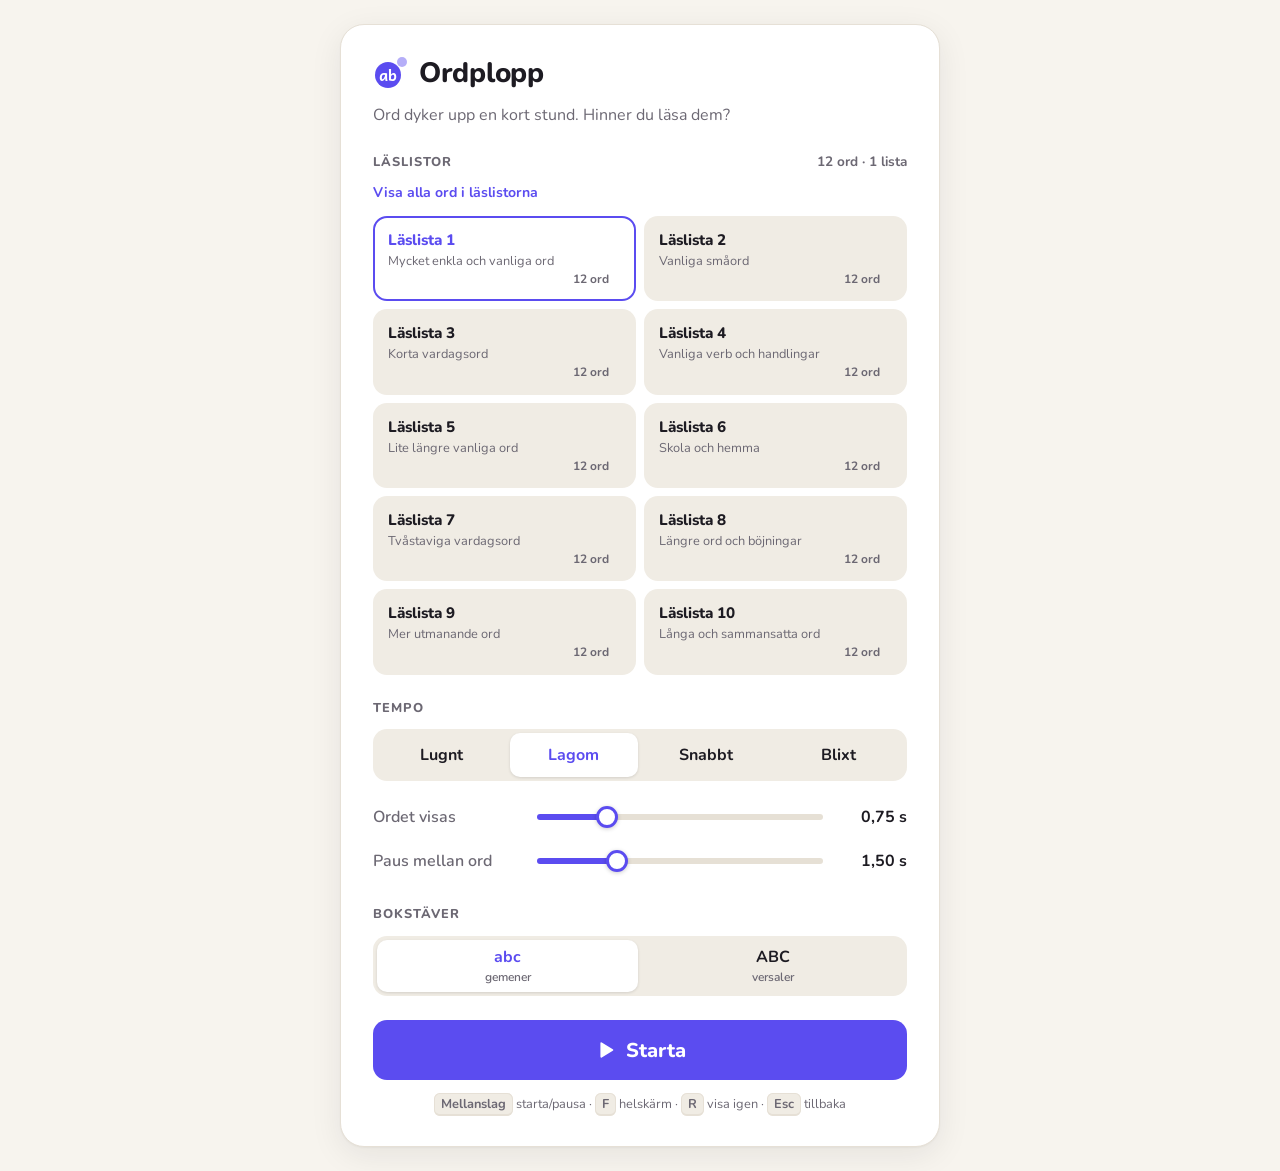
<file: index.html>
<!doctype html>
<html lang="sv">
<head>
  <meta charset="utf-8">
  <meta name="viewport" content="width=device-width, initial-scale=1">
  <title>Ordplopp</title>
  <link rel="preconnect" href="https://fonts.googleapis.com">
  <link rel="preconnect" href="https://fonts.gstatic.com" crossorigin>
  <link href="https://fonts.googleapis.com/css2?family=Andika:wght@400;700&family=Nunito:wght@400;600;700;800&display=swap" rel="stylesheet">
  <link rel="stylesheet" href="shared/theme.css">
  <link rel="stylesheet" href="style.css">
</head>
<body data-view="setup">

  <!-- Setup -->
  <main class="setup">
    <section class="card" aria-labelledby="title">
      <header class="card-header">
        <a class="logo" href="./" id="title">
          <svg width="36" height="36" viewBox="0 0 36 36" aria-hidden="true">
            <circle cx="15" cy="20" r="13" fill="var(--accent)"/>
            <circle cx="29" cy="7" r="5" fill="var(--accent)" opacity="0.45"/>
            <text x="15" y="25.5" text-anchor="middle" font-family="Andika, sans-serif" font-weight="700" font-size="15" fill="var(--accent-text)">ab</text>
          </svg>
          <span>Ordplopp</span>
        </a>
        <p class="tagline">Ord dyker upp en kort stund. Hinner du läsa dem?</p>
      </header>

      <div class="field">
        <div class="field-head">
          <h2>Läslistor</h2>
          <span id="wordCount" class="badge"></span>
        </div>
        <a class="list-overview-link" href="listor.html">Visa alla ord i läslistorna</a>
        <div id="readingLists" class="reading-list-grid" role="group" aria-label="Välj en eller flera läslistor"></div>
      </div>

      <div class="field">
        <div class="field-head">
          <h2>Tempo</h2>
        </div>
        <div id="presets" class="segmented" role="group" aria-label="Tempo"></div>
        <div class="sliders">
          <label class="slider">
            <span>Ordet visas</span>
            <input id="visibleSlider" type="range" min="0.1" max="3" step="0.05">
            <output id="visibleValue" for="visibleSlider"></output>
          </label>
          <label class="slider">
            <span>Paus mellan ord</span>
            <input id="betweenSlider" type="range" min="0.25" max="5" step="0.25">
            <output id="betweenValue" for="betweenSlider"></output>
          </label>
        </div>
      </div>

      <div class="field">
        <div class="field-head">
          <h2>Bokstäver</h2>
        </div>
        <div class="segmented" role="group" aria-label="Bokstäver">
          <button type="button" class="segment case" data-uppercase="false">abc <small>gemener</small></button>
          <button type="button" class="segment case" data-uppercase="true">ABC <small>versaler</small></button>
        </div>
      </div>

      <button id="startButton" type="button" class="start">
        <svg viewBox="0 0 24 24" width="22" height="22" aria-hidden="true"><path d="M7 4.8v14.4a1 1 0 0 0 1.5.86l12-7.2a1 1 0 0 0 0-1.72l-12-7.2A1 1 0 0 0 7 4.8z" fill="currentColor"/></svg>
        Starta
      </button>

      <p class="shortcuts">
        <kbd>Mellanslag</kbd> starta/pausa · <kbd>F</kbd> helskärm · <kbd>R</kbd> visa igen · <kbd>Esc</kbd> tillbaka
      </p>
    </section>
  </main>

  <!-- Stage -->
  <main class="stage" id="stage">
    <div id="word" class="word"></div>
    <div id="status" class="status"></div>

    <div id="toast" class="toast" role="status" aria-live="polite"></div>

    <nav class="dock" id="dock" aria-label="Kontroller">
      <button id="settingsButton" type="button" class="dock-button" aria-label="Till startsidan" title="Till startsidan (Esc)">
        <svg viewBox="0 0 24 24" width="22" height="22" aria-hidden="true" fill="none" stroke="currentColor" stroke-width="2" stroke-linecap="round" stroke-linejoin="round"><path d="M3 11.5 12 4l9 7.5"/><path d="M5.5 10v10h13V10"/><path d="M9.5 20v-6h5v6"/></svg>
      </button>

      <button id="repeatButton" type="button" class="dock-button" aria-label="Visa senaste ordet igen" title="Visa igen (R)">
        <svg viewBox="0 0 24 24" width="22" height="22" aria-hidden="true" fill="none" stroke="currentColor" stroke-width="2" stroke-linecap="round" stroke-linejoin="round"><path d="M3 12a9 9 0 1 0 2.6-6.4L3 8"/><path d="M3 3v5h5"/></svg>
      </button>

      <button id="playButton" type="button" class="dock-play" aria-label="Pausa" title="Starta/pausa (Mellanslag)">
        <svg class="icon-pause" viewBox="0 0 24 24" width="26" height="26" aria-hidden="true"><rect x="6" y="4.5" width="4" height="15" rx="1.2" fill="currentColor"/><rect x="14" y="4.5" width="4" height="15" rx="1.2" fill="currentColor"/></svg>
        <svg class="icon-play" viewBox="0 0 24 24" width="26" height="26" aria-hidden="true"><path d="M7 4.8v14.4a1 1 0 0 0 1.5.86l12-7.2a1 1 0 0 0 0-1.72l-12-7.2A1 1 0 0 0 7 4.8z" fill="currentColor"/></svg>
      </button>

      <div class="dock-tempo" role="group" aria-label="Tid ordet visas">
        <button id="slowerButton" type="button" class="dock-button small" aria-label="Visa ordet längre" title="Långsammare (−)">
          <svg viewBox="0 0 24 24" width="18" height="18" aria-hidden="true" fill="none" stroke="currentColor" stroke-width="2.5" stroke-linecap="round"><path d="M5 12h14"/></svg>
        </button>
        <span id="dockTempo" class="dock-tempo-value"></span>
        <button id="fasterButton" type="button" class="dock-button small" aria-label="Visa ordet kortare" title="Snabbare (+)">
          <svg viewBox="0 0 24 24" width="18" height="18" aria-hidden="true" fill="none" stroke="currentColor" stroke-width="2.5" stroke-linecap="round"><path d="M5 12h14M12 5v14"/></svg>
        </button>
      </div>

      <button id="fullscreenButton" type="button" class="dock-button" aria-label="Helskärm" title="Helskärm (F)">
        <svg class="icon-expand" viewBox="0 0 24 24" width="22" height="22" aria-hidden="true" fill="none" stroke="currentColor" stroke-width="2" stroke-linecap="round" stroke-linejoin="round"><path d="M4 9V4h5M20 9V4h-5M4 15v5h5M20 15v5h-5"/></svg>
        <svg class="icon-shrink" viewBox="0 0 24 24" width="22" height="22" aria-hidden="true" fill="none" stroke="currentColor" stroke-width="2" stroke-linecap="round" stroke-linejoin="round"><path d="M9 4v5H4M15 4v5h5M9 20v-5H4M15 20v-5h5"/></svg>
      </button>
    </nav>
  </main>

  <script src="words.js"></script>
  <script src="app.js"></script>
</body>
</html>
</file>
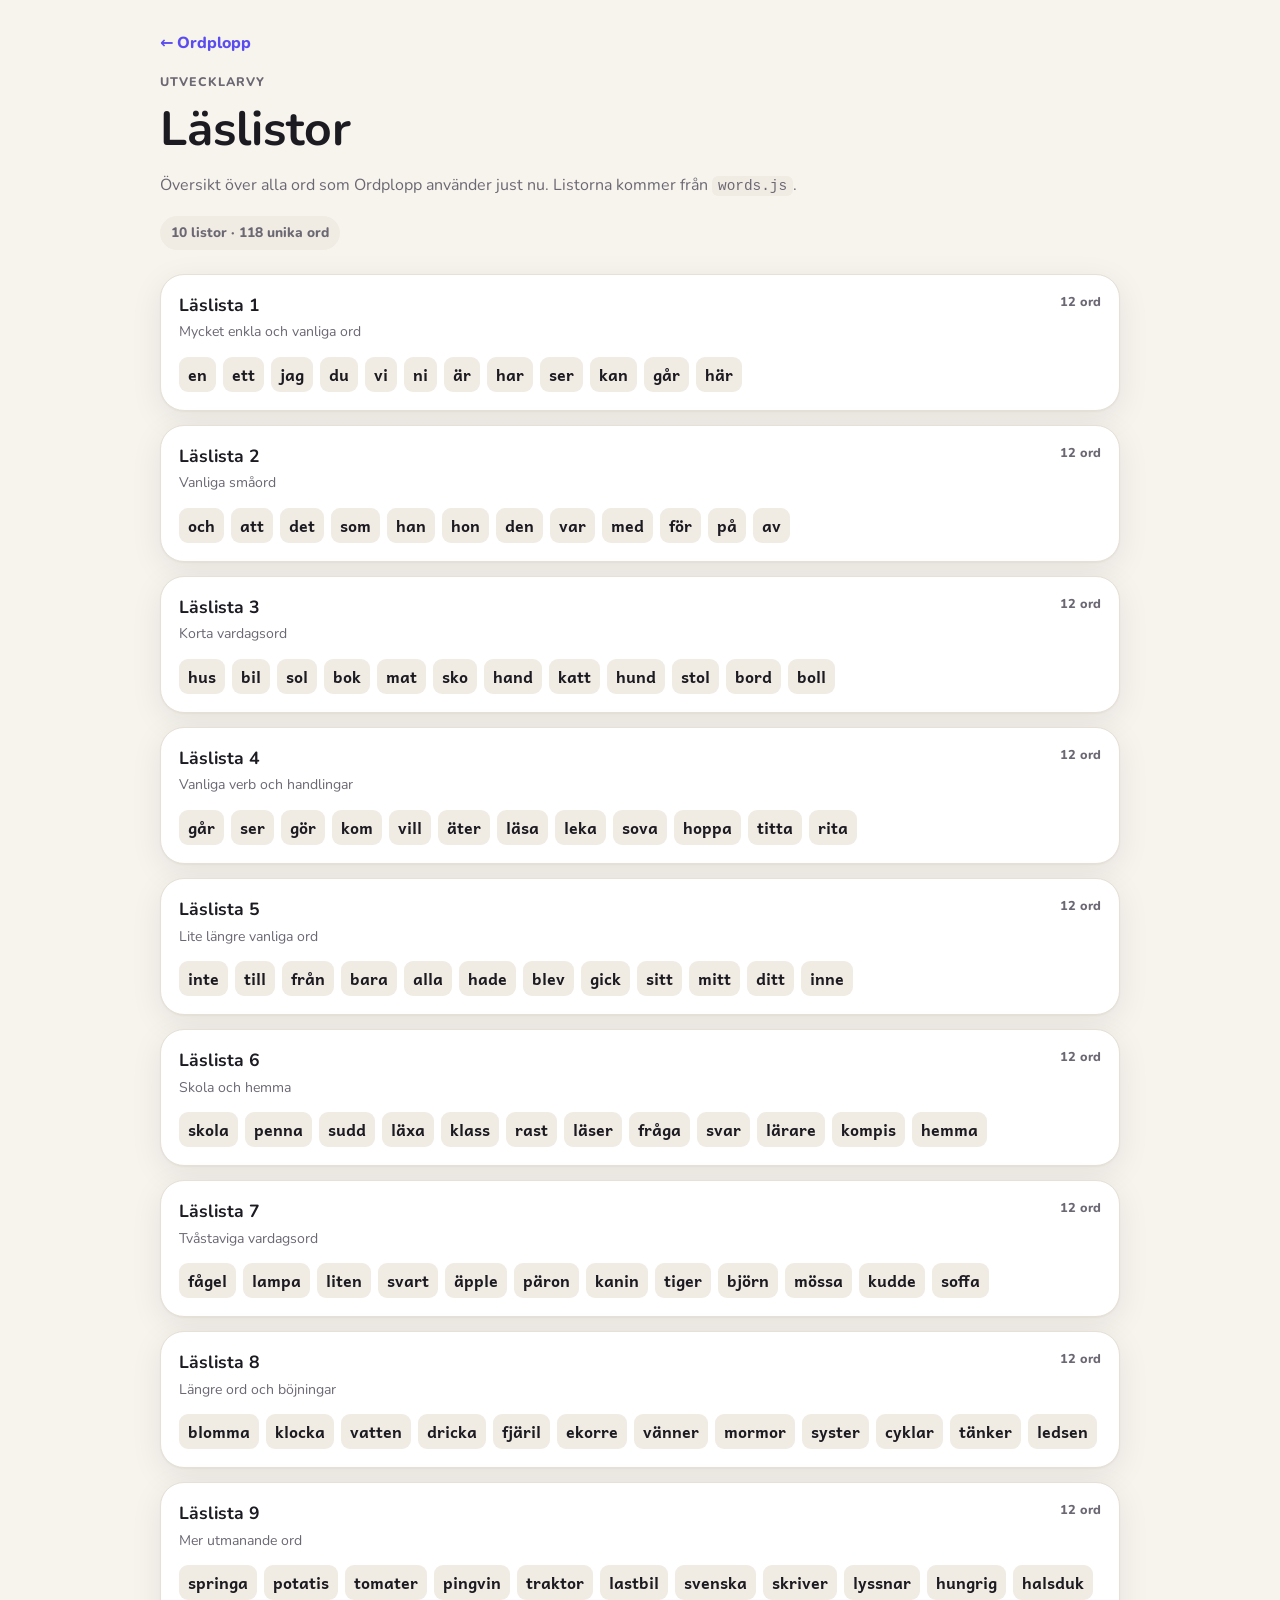
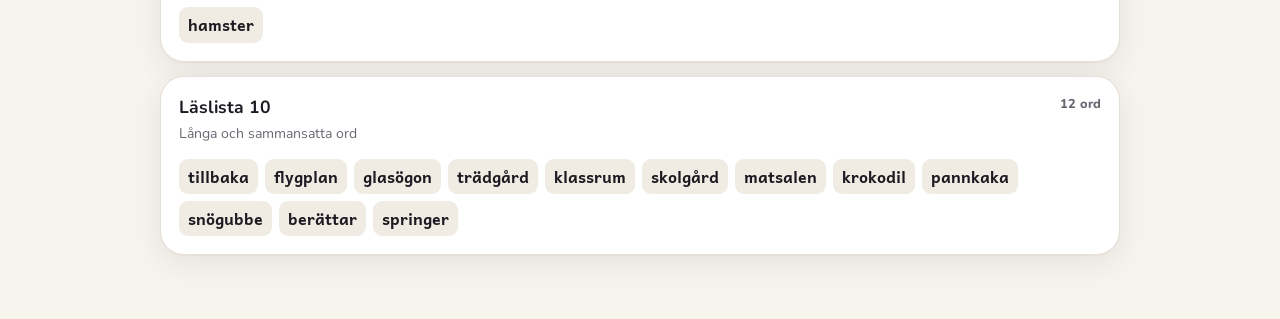
<file: listor.html>
<!doctype html>
<html lang="sv">
<head>
  <meta charset="utf-8">
  <meta name="viewport" content="width=device-width, initial-scale=1">
  <title>Läslistor · Ordplopp</title>
  <link rel="preconnect" href="https://fonts.googleapis.com">
  <link rel="preconnect" href="https://fonts.gstatic.com" crossorigin>
  <link href="https://fonts.googleapis.com/css2?family=Andika:wght@400;700&family=Nunito:wght@400;600;700;800&display=swap" rel="stylesheet">
  <link rel="stylesheet" href="shared/theme.css">
  <link rel="stylesheet" href="listor.css">
</head>
<body>
  <main class="page">
    <header class="page-header">
      <a class="back-link" href="./">← Ordplopp</a>
      <div>
        <p class="eyebrow">Utvecklarvy</p>
        <h1>Läslistor</h1>
        <p class="intro">Översikt över alla ord som Ordplopp använder just nu. Listorna kommer från <code>words.js</code>.</p>
      </div>
      <div id="summary" class="summary" aria-live="polite"></div>
    </header>

    <section id="lists" class="lists" aria-label="Läslistor"></section>
  </main>

  <script src="words.js"></script>
  <script src="listor.js"></script>
</body>
</html>
</file>
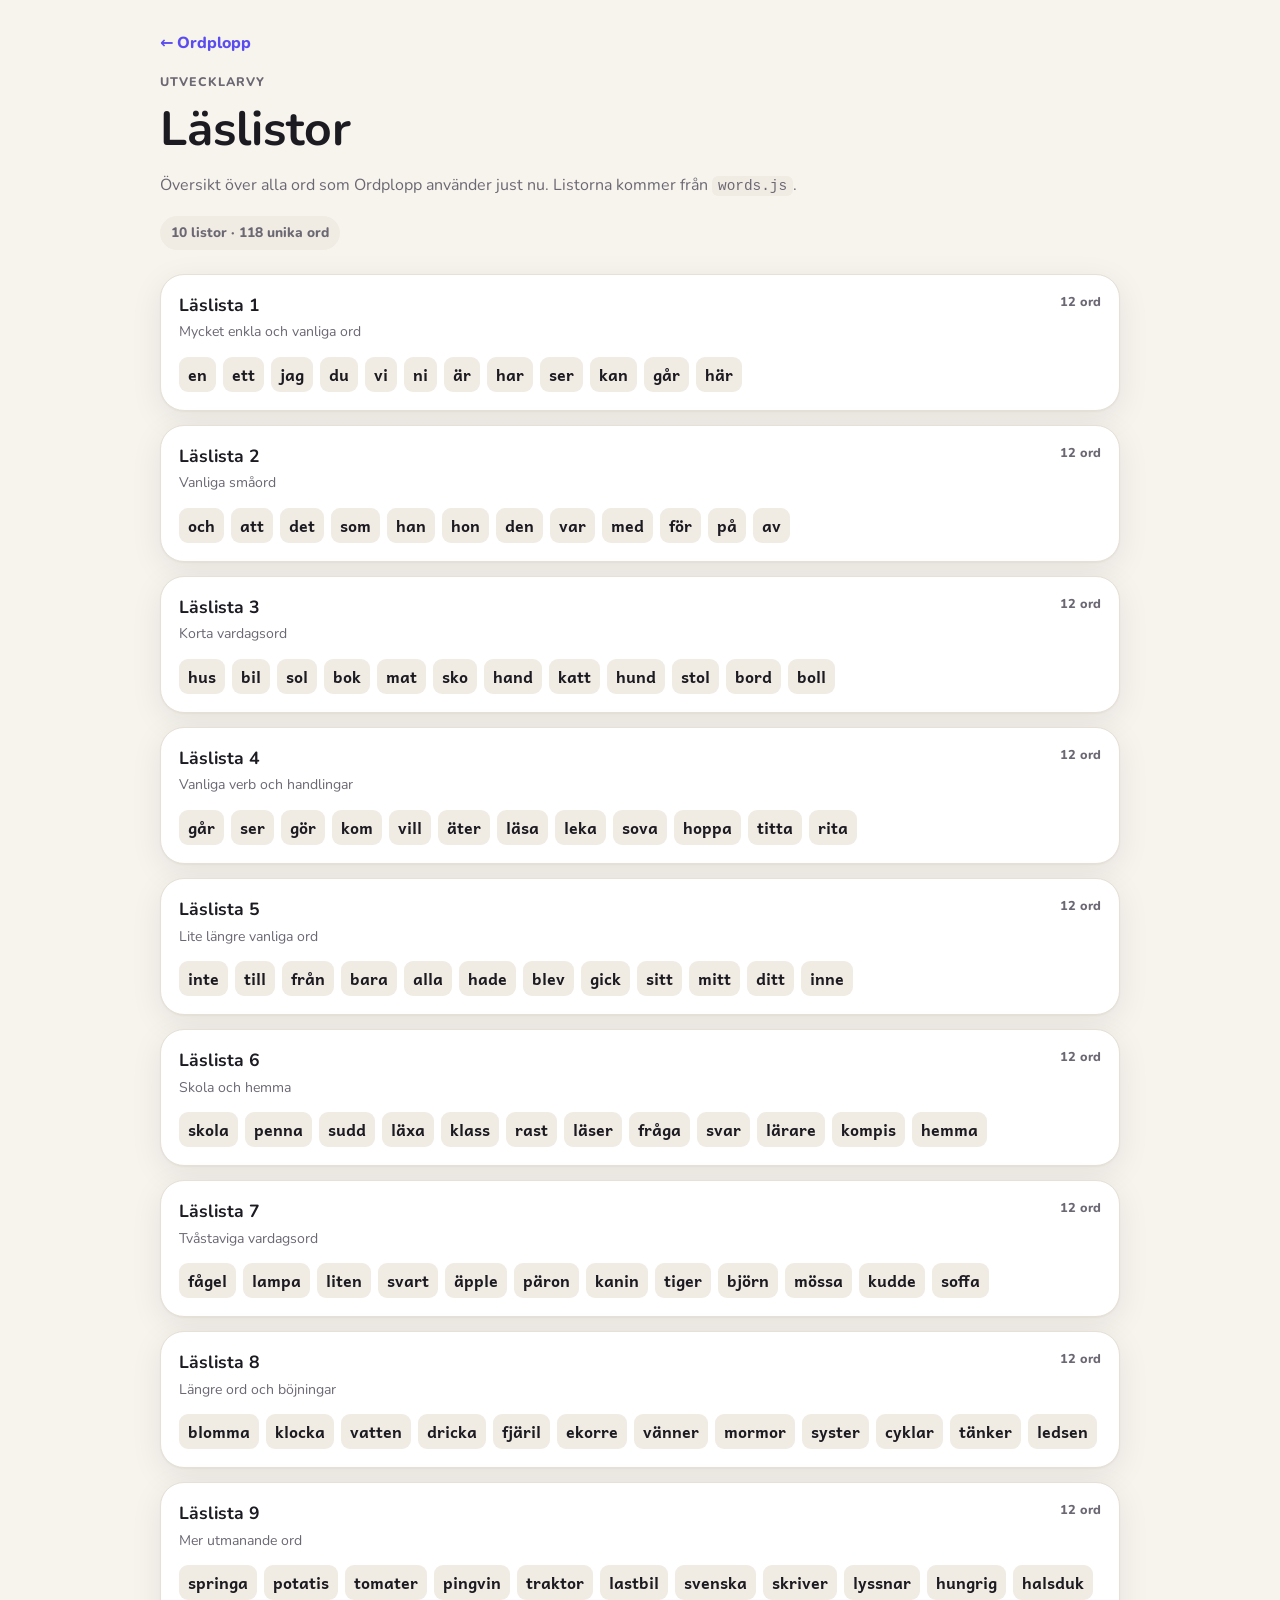
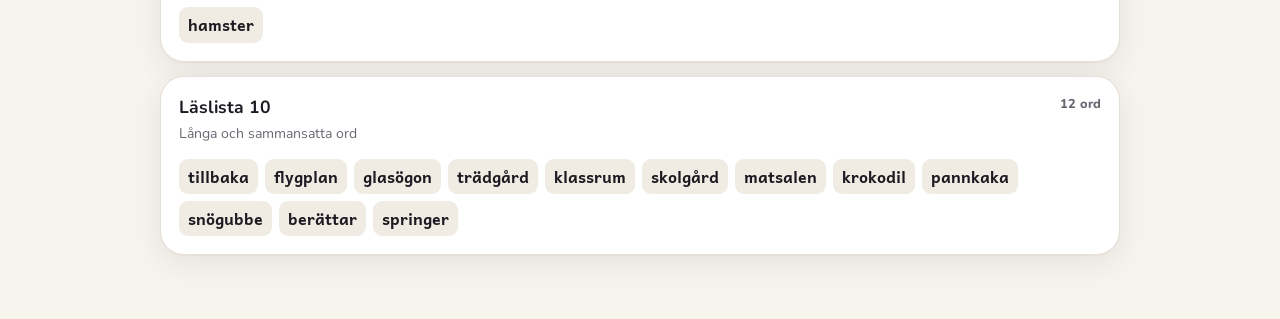
<file: ordplopp/listor.html>
<!doctype html>
<html lang="sv">
<head>
  <meta charset="utf-8">
  <meta name="viewport" content="width=device-width, initial-scale=1">
  <title>Läslistor · Ordplopp</title>
  <link rel="preconnect" href="https://fonts.googleapis.com">
  <link rel="preconnect" href="https://fonts.gstatic.com" crossorigin>
  <link href="https://fonts.googleapis.com/css2?family=Andika:wght@400;700&family=Nunito:wght@400;600;700;800&display=swap" rel="stylesheet">
  <link rel="stylesheet" href="../shared/theme.css">
  <link rel="stylesheet" href="listor.css">
</head>
<body>
  <main class="page">
    <header class="page-header">
      <a class="back-link" href="./">← Ordplopp</a>
      <div>
        <p class="eyebrow">Utvecklarvy</p>
        <h1>Läslistor</h1>
        <p class="intro">Översikt över alla ord som Ordplopp använder just nu. Listorna kommer från <code>words.js</code>.</p>
      </div>
      <div id="summary" class="summary" aria-live="polite"></div>
    </header>

    <section id="lists" class="lists" aria-label="Läslistor"></section>
  </main>

  <script src="words.js"></script>
  <script src="listor.js"></script>
</body>
</html>
</file>
<file: shared/theme.css>
:root {
  --bg: #f7f4ee;
  --surface: #ffffff;
  --surface-2: #f0ece4;
  --surface-3: #e6e0d5;
  --raised: #ffffff;
  --text: #1d1b22;
  --muted: #6c6873;
  --border: #e6e0d6;
  --accent: #5b4cf0;
  --accent-hover: #4b3ce0;
  --accent-soft: #eceaff;
  --accent-text: #ffffff;
  --shadow: 0 1px 2px rgba(29, 27, 34, 0.04), 0 8px 32px rgba(29, 27, 34, 0.08);
  --radius: 14px;
  --radius-lg: 24px;
  --font: "Nunito", system-ui, -apple-system, "Segoe UI", sans-serif;
  --font-read: "Andika", "Nunito", system-ui, sans-serif;
  color-scheme: light;
}

@media (prefers-color-scheme: dark) {
  :root:not([data-theme="light"]) {
    --bg: #141317;
    --surface: #1e1d23;
    --surface-2: #28272e;
    --surface-3: #34323b;
    --raised: #3d3b45;
    --text: #f4f2ee;
    --muted: #a19ca8;
    --border: #2f2d35;
    --accent: #9d93ff;
    --accent-hover: #b0a8ff;
    --accent-soft: #2b2845;
    --accent-text: #14112b;
    --shadow: 0 1px 2px rgba(0, 0, 0, 0.3), 0 8px 32px rgba(0, 0, 0, 0.35);
    color-scheme: dark;
  }
}

* { box-sizing: border-box; }

html, body { margin: 0; height: 100%; }

body {
  background: var(--bg);
  color: var(--text);
  font-family: var(--font);
  font-size: 16px;
  line-height: 1.45;
  -webkit-font-smoothing: antialiased;
}

button {
  font: inherit;
  color: inherit;
  cursor: pointer;
  -webkit-tap-highlight-color: transparent;
}

:focus-visible {
  outline: 3px solid var(--accent);
  outline-offset: 2px;
}

.logo {
  display: inline-flex;
  align-items: center;
  gap: 10px;
  font-weight: 800;
  letter-spacing: -0.01em;
  color: inherit;
  text-decoration: none;
}

.logo svg { flex: none; }
</file>
<file: style.css>
body {
  min-height: 100vh;
  min-height: 100dvh;
}

body[data-view="setup"] .stage,
body[data-view="stage"] .setup {
  display: none;
}

/* ---------- Setup ---------- */

.setup {
  min-height: 100vh;
  min-height: 100dvh;
  display: grid;
  place-items: center;
  padding: 24px 16px;
}

.card {
  width: 100%;
  max-width: 600px;
  padding: 28px 32px;
  background: var(--surface);
  border: 1px solid var(--border);
  border-radius: var(--radius-lg);
  box-shadow: var(--shadow);
  display: grid;
  grid-template-columns: minmax(0, 1fr);
  gap: 24px;
}

.card-header .logo { font-size: 1.75rem; }

.tagline {
  margin: 6px 0 0;
  color: var(--muted);
}

.field { display: grid; gap: 12px; }

.field-head {
  display: flex;
  align-items: baseline;
  justify-content: space-between;
  gap: 12px;
}

.field h2 {
  margin: 0;
  font-size: 0.8rem;
  font-weight: 800;
  letter-spacing: 0.08em;
  text-transform: uppercase;
  color: var(--muted);
}

.badge {
  font-size: 0.85rem;
  font-weight: 700;
  color: var(--muted);
  font-variant-numeric: tabular-nums;
}

.badge.warn { color: #d64545; }

.reading-list-grid {
  display: grid;
  grid-template-columns: repeat(2, minmax(0, 1fr));
  gap: 8px;
}

.reading-list {
  display: grid;
  grid-template-columns: 1fr auto;
  gap: 2px 12px;
  min-height: 72px;
  padding: 11px 13px;
  border: 2px solid transparent;
  border-radius: var(--radius);
  background: var(--surface-2);
  text-align: left;
  transition: background 0.15s, border-color 0.15s, transform 0.1s;
}

.reading-list:hover { background: var(--surface-3); }
.reading-list:active { transform: scale(0.98); }

.reading-list strong {
  font-size: 0.95rem;
  font-weight: 800;
}

.reading-list span {
  grid-column: 1 / -1;
  color: var(--muted);
  font-size: 0.8rem;
  line-height: 1.25;
}

.reading-list small {
  justify-self: end;
  color: var(--muted);
  font-size: 0.75rem;
  font-weight: 700;
}

.reading-list[aria-pressed="true"] {
  border-color: var(--accent);
  background: var(--raised);
  color: var(--accent);
}

.list-overview-link {
  justify-self: start;
  color: var(--accent);
  font-size: 0.88rem;
  font-weight: 700;
  text-decoration: none;
}

.list-overview-link:hover { text-decoration: underline; }

.segmented {
  display: grid;
  grid-auto-columns: 1fr;
  grid-auto-flow: column;
  gap: 4px;
  padding: 4px;
  background: var(--surface-2);
  border-radius: var(--radius);
}

.segment {
  min-height: 44px;
  padding: 6px 8px;
  border: none;
  border-radius: 10px;
  background: transparent;
  font-weight: 700;
  transition: background 0.15s, box-shadow 0.15s;
}

.segment small {
  display: block;
  font-size: 0.75rem;
  font-weight: 600;
  color: var(--muted);
}

.segment:hover { background: var(--surface-3); }

.segment[aria-pressed="true"] {
  background: var(--raised);
  box-shadow: 0 1px 3px rgba(0, 0, 0, 0.12);
  color: var(--accent);
}

.sliders {
  display: grid;
  gap: 4px;
  margin-top: 4px;
}

.slider {
  display: grid;
  grid-template-columns: 9.5em 1fr 4.5em;
  align-items: center;
  gap: 12px;
  min-height: 40px;
  color: var(--muted);
  font-weight: 600;
}

.slider output {
  text-align: right;
  color: var(--text);
  font-weight: 700;
  font-variant-numeric: tabular-nums;
}

input[type="range"] {
  width: 100%;
  height: 28px;
  margin: 0;
  background: transparent;
  appearance: none;
  -webkit-appearance: none;
  cursor: pointer;
}

input[type="range"]::-webkit-slider-runnable-track {
  height: 6px;
  border-radius: 3px;
  background: linear-gradient(to right, var(--accent) var(--fill, 50%), var(--surface-3) var(--fill, 50%));
}

input[type="range"]::-moz-range-track {
  height: 6px;
  border-radius: 3px;
  background: var(--surface-3);
}

input[type="range"]::-moz-range-progress {
  height: 6px;
  border-radius: 3px;
  background: var(--accent);
}

input[type="range"]::-webkit-slider-thumb {
  -webkit-appearance: none;
  width: 22px;
  height: 22px;
  margin-top: -8px;
  border-radius: 50%;
  background: var(--surface);
  border: 3px solid var(--accent);
  box-shadow: 0 1px 4px rgba(0, 0, 0, 0.2);
}

input[type="range"]::-moz-range-thumb {
  width: 16px;
  height: 16px;
  border-radius: 50%;
  background: var(--surface);
  border: 3px solid var(--accent);
}

.start {
  display: flex;
  align-items: center;
  justify-content: center;
  gap: 10px;
  min-height: 60px;
  border: none;
  border-radius: var(--radius);
  background: var(--accent);
  color: var(--accent-text);
  font-size: 1.25rem;
  font-weight: 800;
  transition: background 0.15s, transform 0.1s;
}

.start:hover { background: var(--accent-hover); }
.start:active { transform: scale(0.98); }

.start:disabled {
  opacity: 0.4;
  cursor: not-allowed;
}

.shortcuts {
  margin: -12px 0 0;
  text-align: center;
  font-size: 0.8rem;
  color: var(--muted);
  line-height: 2;
}

kbd {
  font: inherit;
  font-weight: 700;
  padding: 1px 6px;
  border: 1px solid var(--border);
  border-bottom-width: 2px;
  border-radius: 6px;
  background: var(--surface-2);
}

@media (max-width: 560px) {
  .card { padding: 24px 20px; gap: 24px; }
  .reading-list-grid { grid-template-columns: 1fr; }
  .slider { grid-template-columns: 1fr 4em; gap: 4px 12px; }
  .slider span { grid-column: 1 / -1; }
  .shortcuts { display: none; }
}

/* ---------- Stage ---------- */

.stage {
  position: fixed;
  inset: 0;
  display: grid;
  place-items: center;
  padding: 16px;
  user-select: none;
  -webkit-user-select: none;
}

.word {
  font-family: var(--font-read);
  font-size: min(17vw, 36vh);
  font-weight: 700;
  line-height: 1;
  white-space: nowrap;
}

.word.countdown { color: var(--accent); }

.word.plopp { animation: plopp 0.22s cubic-bezier(0.34, 1.56, 0.64, 1); }

@keyframes plopp {
  from { transform: scale(0.7); opacity: 0; }
  to { transform: scale(1); opacity: 1; }
}

.status {
  position: absolute;
  top: 24px;
  left: 50%;
  transform: translateX(-50%);
  padding: 6px 14px;
  border-radius: 999px;
  background: var(--surface-2);
  color: var(--muted);
  font-weight: 700;
  font-size: 0.9rem;
  opacity: 0;
  transition: opacity 0.2s;
  white-space: nowrap;
}

body.paused .status { opacity: 1; }

.toast {
  position: absolute;
  bottom: 110px;
  left: 50%;
  transform: translate(-50%, 8px);
  padding: 8px 16px;
  border-radius: 999px;
  background: var(--text);
  color: var(--bg);
  font-weight: 700;
  opacity: 0;
  pointer-events: none;
  transition: opacity 0.2s, transform 0.2s;
}

.toast.show {
  opacity: 1;
  transform: translate(-50%, 0);
}

.dock {
  position: absolute;
  bottom: max(24px, env(safe-area-inset-bottom));
  left: 50%;
  transform: translateX(-50%);
  display: flex;
  align-items: center;
  gap: 4px;
  padding: 8px;
  background: var(--surface);
  border: 1px solid var(--border);
  border-radius: 999px;
  box-shadow: var(--shadow);
  transition: opacity 0.3s, transform 0.3s;
}

body.idle .dock {
  opacity: 0;
  transform: translate(-50%, 16px);
  pointer-events: none;
}

body.idle .stage { cursor: none; }

.dock-button {
  display: grid;
  place-items: center;
  width: 48px;
  height: 48px;
  border: none;
  border-radius: 50%;
  background: transparent;
  color: var(--muted);
  transition: background 0.15s, color 0.15s;
}

.dock-button:hover {
  background: var(--surface-2);
  color: var(--text);
}

.dock-button:disabled {
  opacity: 0.35;
  cursor: default;
  background: transparent;
}

.dock-button.small {
  width: 36px;
  height: 36px;
}

.dock-play {
  display: grid;
  place-items: center;
  width: 60px;
  height: 60px;
  margin: 0 4px;
  border: none;
  border-radius: 50%;
  background: var(--accent);
  color: var(--accent-text);
  transition: background 0.15s, transform 0.1s;
}

.dock-play:hover { background: var(--accent-hover); }
.dock-play:active { transform: scale(0.94); }

.dock-play .icon-play,
body.paused .dock-play .icon-pause,
.icon-shrink,
:fullscreen .icon-expand {
  display: none;
}

body.paused .dock-play .icon-play,
:fullscreen .icon-shrink {
  display: block;
}

.dock-tempo {
  display: flex;
  align-items: center;
  padding: 0 4px;
  border-radius: 999px;
  background: var(--surface-2);
}

.dock-tempo-value {
  min-width: 4.2em;
  text-align: center;
  font-weight: 700;
  font-size: 0.95rem;
  font-variant-numeric: tabular-nums;
}

@media (max-width: 420px) {
  .dock-button { width: 42px; height: 42px; }
  .dock-tempo-value { min-width: 3.6em; font-size: 0.85rem; }
}

@media (prefers-reduced-motion: reduce) {
  .word.plopp { animation: none; }
  .dock, .toast { transition: none; }
}
</file>
<file: listor.css>
body {
  min-height: 100vh;
  min-height: 100dvh;
}

.page {
  width: min(100% - 32px, 960px);
  margin: 0 auto;
  padding: 32px 0 64px;
}

.page-header {
  display: grid;
  gap: 18px;
  margin-bottom: 24px;
}

.back-link {
  justify-self: start;
  color: var(--accent);
  font-weight: 800;
  text-decoration: none;
}

.back-link:hover { text-decoration: underline; }

.eyebrow {
  margin: 0 0 4px;
  color: var(--muted);
  font-size: 0.78rem;
  font-weight: 800;
  letter-spacing: 0.08em;
  text-transform: uppercase;
}

h1 {
  margin: 0;
  font-size: clamp(2rem, 6vw, 3rem);
}

.intro {
  max-width: 680px;
  margin: 8px 0 0;
  color: var(--muted);
  line-height: 1.55;
}

code {
  padding: 2px 6px;
  border-radius: 6px;
  background: var(--surface-2);
  font-family: ui-monospace, SFMono-Regular, Menlo, monospace;
  font-size: 0.9em;
}

.summary {
  justify-self: start;
  padding: 7px 11px;
  border-radius: 999px;
  background: var(--surface-2);
  color: var(--muted);
  font-size: 0.86rem;
  font-weight: 800;
}

.lists {
  display: grid;
  gap: 14px;
}

.list-card {
  padding: 18px;
  border: 1px solid var(--border);
  border-radius: var(--radius-lg);
  background: var(--surface);
  box-shadow: var(--shadow);
}

.list-card-header {
  display: flex;
  align-items: start;
  justify-content: space-between;
  gap: 16px;
  margin-bottom: 14px;
}

.list-card h2 {
  margin: 0;
  font-size: 1.1rem;
}

.list-card p {
  margin: 4px 0 0;
  color: var(--muted);
  font-size: 0.88rem;
}

.meta {
  flex: 0 0 auto;
  color: var(--muted);
  font-size: 0.8rem;
  font-weight: 800;
}

.words {
  display: flex;
  flex-wrap: wrap;
  gap: 7px;
}

.word-chip {
  padding: 6px 9px;
  border-radius: 9px;
  background: var(--surface-2);
  font-family: var(--font-read);
  font-size: 1rem;
  font-weight: 700;
}

@media (max-width: 560px) {
  .page {
    width: min(100% - 24px, 960px);
    padding-top: 20px;
  }

  .list-card {
    padding: 15px;
  }
}
</file>
<file: ordplopp/listor.css>
body {
  min-height: 100vh;
  min-height: 100dvh;
}

.page {
  width: min(100% - 32px, 960px);
  margin: 0 auto;
  padding: 32px 0 64px;
}

.page-header {
  display: grid;
  gap: 18px;
  margin-bottom: 24px;
}

.back-link {
  justify-self: start;
  color: var(--accent);
  font-weight: 800;
  text-decoration: none;
}

.back-link:hover { text-decoration: underline; }

.eyebrow {
  margin: 0 0 4px;
  color: var(--muted);
  font-size: 0.78rem;
  font-weight: 800;
  letter-spacing: 0.08em;
  text-transform: uppercase;
}

h1 {
  margin: 0;
  font-size: clamp(2rem, 6vw, 3rem);
}

.intro {
  max-width: 680px;
  margin: 8px 0 0;
  color: var(--muted);
  line-height: 1.55;
}

code {
  padding: 2px 6px;
  border-radius: 6px;
  background: var(--surface-2);
  font-family: ui-monospace, SFMono-Regular, Menlo, monospace;
  font-size: 0.9em;
}

.summary {
  justify-self: start;
  padding: 7px 11px;
  border-radius: 999px;
  background: var(--surface-2);
  color: var(--muted);
  font-size: 0.86rem;
  font-weight: 800;
}

.lists {
  display: grid;
  gap: 14px;
}

.list-card {
  padding: 18px;
  border: 1px solid var(--border);
  border-radius: var(--radius-lg);
  background: var(--surface);
  box-shadow: var(--shadow);
}

.list-card-header {
  display: flex;
  align-items: start;
  justify-content: space-between;
  gap: 16px;
  margin-bottom: 14px;
}

.list-card h2 {
  margin: 0;
  font-size: 1.1rem;
}

.list-card p {
  margin: 4px 0 0;
  color: var(--muted);
  font-size: 0.88rem;
}

.meta {
  flex: 0 0 auto;
  color: var(--muted);
  font-size: 0.8rem;
  font-weight: 800;
}

.words {
  display: flex;
  flex-wrap: wrap;
  gap: 7px;
}

.word-chip {
  padding: 6px 9px;
  border-radius: 9px;
  background: var(--surface-2);
  font-family: var(--font-read);
  font-size: 1rem;
  font-weight: 700;
}

@media (max-width: 560px) {
  .page {
    width: min(100% - 24px, 960px);
    padding-top: 20px;
  }

  .list-card {
    padding: 15px;
  }
}
</file>
